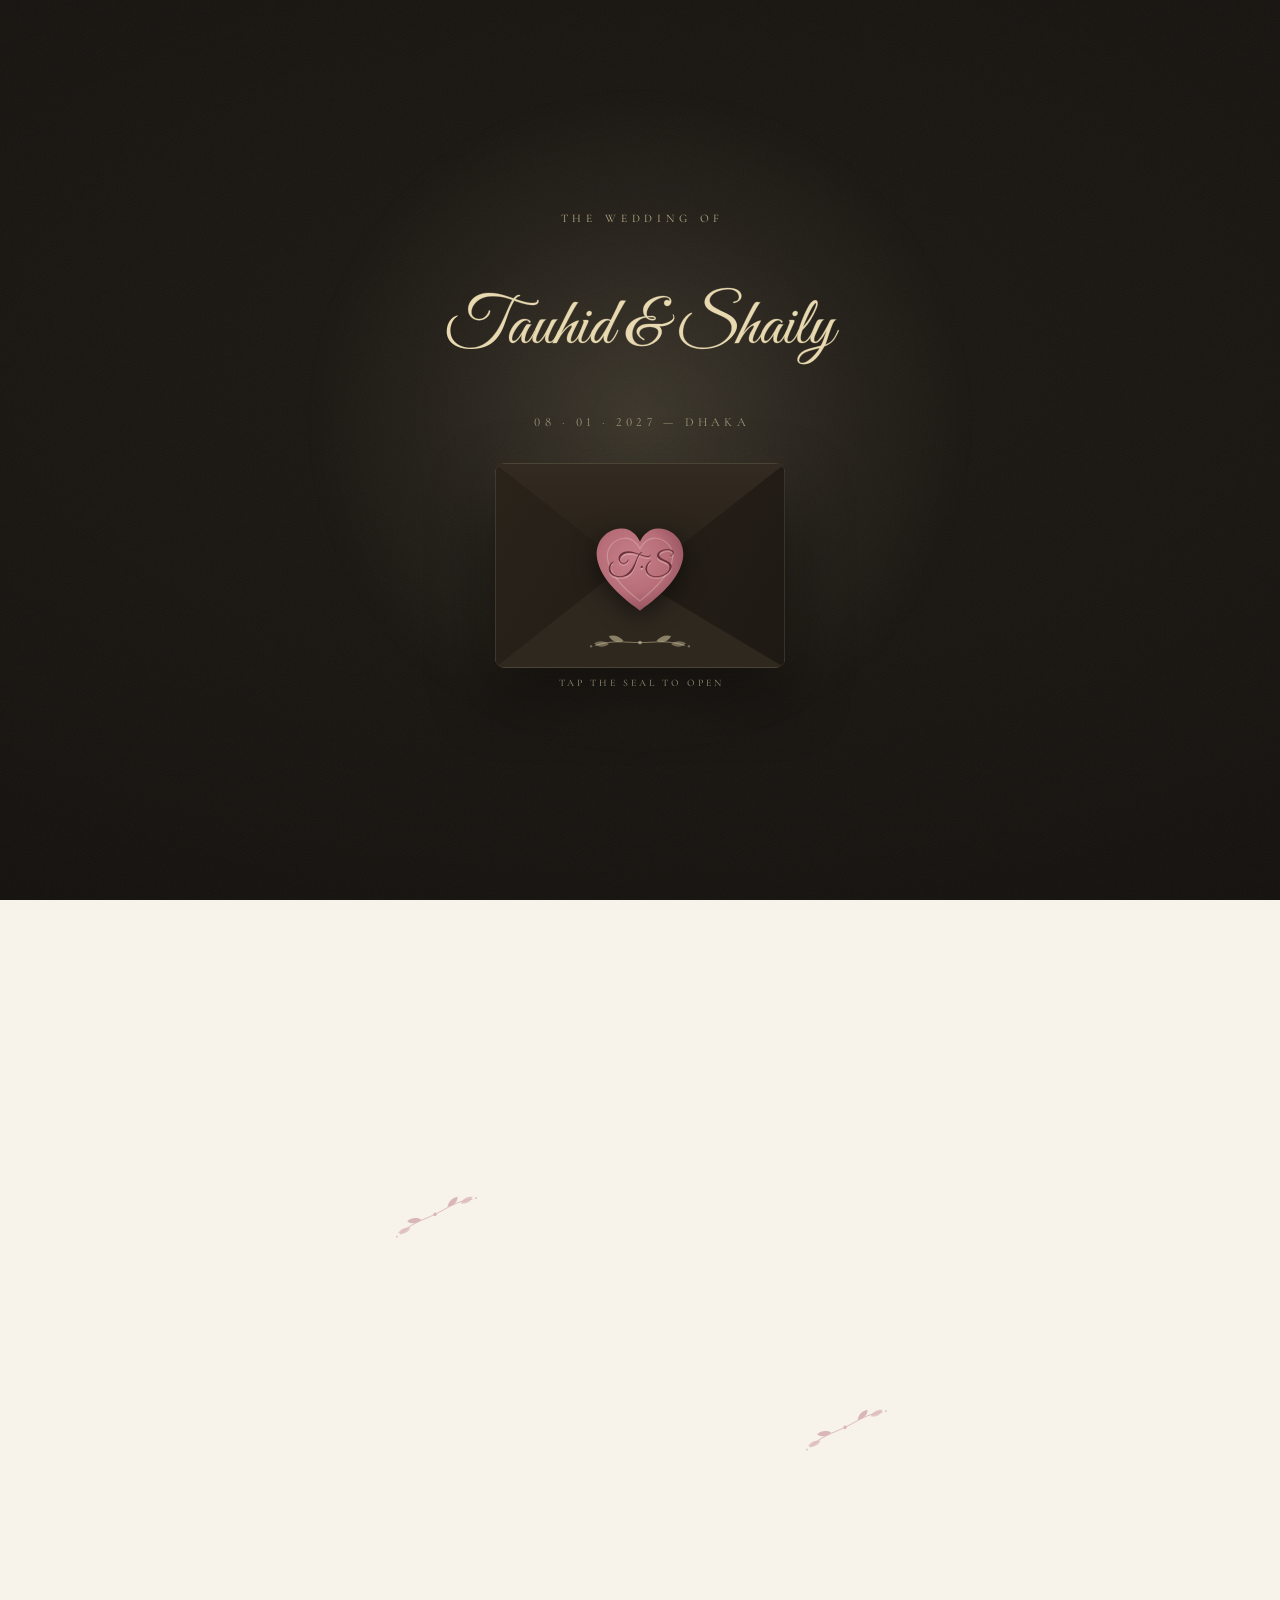
<file: index.html>
<!DOCTYPE html>
<html lang="en">
<head>
  <meta charset="UTF-8">
  <meta name="viewport" content="width=device-width, initial-scale=1.0, viewport-fit=cover">
  <title>Tauhid &amp; Shaily — Wedding Invitation</title>
  <meta name="description" content="With the blessings of our families — Friday, 8 January 2027, Dhaka. You are warmly invited.">
  <meta name="theme-color" content="#16130F">
  <meta name="robots" content="noindex"> <!-- private event: keep out of search engines; link previews unaffected -->

  <!-- ============================================================
       BASE URL — EDIT BEFORE DEPLOY
       User/root site (username.github.io):   keep href="/"
       Project site (username.github.io/repo): change to href="/repo-name/"
       ============================================================ -->
  <base href="/">

  <!-- ============================================================
       OPEN GRAPH / LINK PREVIEW (WhatsApp + Messenger) — EDIT BEFORE DEPLOY
       Replace https://tauhid-weds-shaily.github.io with the final site URL.
       og:image MUST stay an absolute URL.
       ============================================================ -->
  <meta property="og:title" content="Tauhid &amp; Shaily — Wedding Invitation">
  <meta property="og:description" content="With the blessings of our families, we invite you to celebrate with us. Friday, 8 January 2027 · Dhaka.">
  <meta property="og:image" content="https://tauhid-weds-shaily.github.io/assets/og-image.png">
  <meta property="og:image:width" content="1200">
  <meta property="og:image:height" content="630">
  <meta property="og:url" content="https://tauhid-weds-shaily.github.io/">
  <meta property="og:type" content="website">
  <meta property="og:site_name" content="Tauhid &amp; Shaily">
  <meta name="twitter:card" content="summary_large_image">

  <link rel="icon" href='data:image/svg+xml,<svg xmlns="http://www.w3.org/2000/svg" viewBox="0 0 64 64"><rect width="64" height="64" rx="14" fill="%23F7F3EB"/><text x="32" y="42" font-family="Georgia,serif" font-size="26" font-style="italic" text-anchor="middle" fill="%23B76E79">T·S</text></svg>'>

  <link rel="preconnect" href="https://fonts.googleapis.com">
  <link rel="preconnect" href="https://fonts.gstatic.com" crossorigin>
  <link href="https://fonts.googleapis.com/css2?family=Cormorant+Garamond:ital,wght@0,300;0,400;0,500;0,600;1,400;1,500&family=Great+Vibes&display=swap" rel="stylesheet">

  <link rel="stylesheet" href="style.css?v=8">
</head>
<body class="locked">

  <!-- Reusable floral sprig motif -->
  <svg width="0" height="0" style="position:absolute" aria-hidden="true">
    <defs>
      <g id="sprig-motif">
        <g fill="none" stroke="currentColor" stroke-width="1.2" stroke-linecap="round">
          <path d="M90 17 C 70 17 50 13 30 21"/>
          <path d="M90 17 C 110 17 130 13 150 21"/>
        </g>
        <g fill="currentColor">
          <path d="M68 15 C 63 8 55 6 48 8 C 51 15 60 18 68 15 Z"/>
          <path d="M48 19 C 42 14 34 14 28 18 C 33 24 42 24 48 19 Z" opacity="0.75"/>
          <path d="M112 15 C 117 8 125 6 132 8 C 129 15 120 18 112 15 Z"/>
          <path d="M132 19 C 138 14 146 14 152 18 C 147 24 138 24 132 19 Z" opacity="0.75"/>
          <circle cx="90" cy="17" r="2.6"/>
          <circle cx="24" cy="22" r="1.6" opacity="0.7"/>
          <circle cx="156" cy="22" r="1.6" opacity="0.7"/>
        </g>
      </g>
    </defs>
  </svg>

  <!-- ================= INTRO OVERLAY (Ink Reveal) ================= -->
  <div class="intro intro-ink" id="intro" aria-label="Invitation cover">
    <div class="intro-grain" aria-hidden="true"></div>
    <div class="intro-bloom" aria-hidden="true"></div>

    <div class="intro-stack">
      <p class="intro-eyebrow">The Wedding of</p>

      <svg class="ink-svg" viewBox="0 0 640 200" aria-hidden="true">
        <text id="ink-names" x="320" y="128" text-anchor="middle"></text>
      </svg>
      <h1 class="sr-only">Tauhid &amp; Shaily</h1>

      <p class="intro-date">08 · 01 · 2027 — Dhaka</p>

      <div class="envelope">
        <div class="env-back" aria-hidden="true"></div>
        <div class="env-card">
          <svg class="card-sprig" viewBox="0 0 180 34" aria-hidden="true"><use href="#sprig-motif"/></svg>
          <span class="card-text">You are invited</span>
          <span class="card-date">08 · 01 · 2027</span>
        </div>
        <div class="env-pocket" aria-hidden="true"><span class="env-fold"></span></div>
        <div class="env-flap" aria-hidden="true"></div>
        <button class="seal-btn" id="open-btn" type="button" aria-label="Open the invitation">
          <span class="seal-wax" aria-hidden="true"><svg viewBox="0 0 120 120" xmlns="http://www.w3.org/2000/svg">
            <defs>
              <radialGradient id="wax" cx="42%" cy="38%" r="72%">
                <stop offset="0%" stop-color="#C67F8A"/>
                <stop offset="55%" stop-color="#B76E79"/>
                <stop offset="100%" stop-color="#8A4B56"/>
              </radialGradient>
            </defs>
            <path d="M60 106 C 33 87 13 66 11 44 C 10 27 22 14 38 13 C 48 12 56 19 60 28 C 64 19 72 12 82 13 C 98 14 110 27 109 44 C 107 66 87 87 60 106 Z" fill="url(#wax)"/>
            <path d="M60 95 C 40 80 25 63 23 46 C 22 34 31 25 42 24 C 50 23 56 29 60 36 C 64 29 70 23 78 24 C 89 25 98 34 97 46 C 95 63 80 79 60 95 Z" fill="none" stroke="rgba(255,245,235,0.25)" stroke-width="1.3"/>
            <text x="60" y="66.5" text-anchor="middle" font-family="'Great Vibes', cursive" font-size="34" fill="rgba(255,235,225,0.3)">T·S</text>
            <text x="60" y="65" text-anchor="middle" font-family="'Great Vibes', cursive" font-size="34" fill="#6B313C">T·S</text>
          </svg></span>
        </button>
        <svg class="env-flourish" viewBox="0 0 180 34" aria-hidden="true"><use href="#sprig-motif"/></svg>
      </div>

      <p class="seal-hint">Tap the seal to open</p>
    </div>
  </div>

  <!-- ================= AMBIENT DUST ================= -->
  <canvas id="dust" aria-hidden="true"></canvas>

  <!-- ================= PAGE ================= -->
  <main id="page">

    <!-- Hero -->
    <section class="hero">
      <svg class="sprig reveal" viewBox="0 0 180 34" aria-hidden="true"><use href="#sprig-motif"/></svg>

      <p class="eyebrow reveal">By the grace of the Almighty and with the blessings of our parents</p>

      <h2 class="names reveal">
        <span class="n n-first">Kazi Tauhid Mokbul Hussain</span>
        <span class="amp">&amp;</span>
        <span class="n n-second">Sanjida Jahan Shaily</span>
      </h2>

      <div class="divider reveal" aria-hidden="true">
        <span class="line"></span><span class="diamond"></span><span class="line"></span>
      </div>

      <p class="date-line reveal">Friday · 8 January 2027 · 1:00&nbsp;PM</p>
      <p class="place-line reveal">Dhaka, Bangladesh</p>
    </section>

    <!-- Marquee band -->
    <div class="marquee" aria-hidden="true">
      <div class="marquee-track">
        <span class="marquee-run">Tauhid &amp; Shaily&emsp;·&emsp;08 . 01 . 2027&emsp;·&emsp;Dhaka&emsp;·&emsp;</span><span class="marquee-run">Tauhid &amp; Shaily&emsp;·&emsp;08 . 01 . 2027&emsp;·&emsp;Dhaka&emsp;·&emsp;</span>
      </div>
    </div>

    <!-- Countdown -->
    <section class="countdown-section">
      <span class="ghost-date reveal" aria-hidden="true">08·01·27</span>

      <!-- BEFORE the wedding: live countdown -->
      <div id="cd-before">
        <p class="section-label reveal">Until the day</p>
        <div class="countdown reveal" id="countdown" role="timer" aria-live="off">
          <div class="cd-unit"><span class="cd-num" id="cd-days">—</span><span class="cd-label">Days</span></div>
          <span class="cd-sep" aria-hidden="true"></span>
          <div class="cd-unit"><span class="cd-num" id="cd-hours">—</span><span class="cd-label">Hours</span></div>
          <span class="cd-sep" aria-hidden="true"></span>
          <div class="cd-unit"><span class="cd-num" id="cd-mins">—</span><span class="cd-label">Minutes</span></div>
          <span class="cd-sep" aria-hidden="true"></span>
          <div class="cd-unit"><span class="cd-num" id="cd-secs">—</span><span class="cd-label">Seconds</span></div>
        </div>
      </div>

      <!-- DURING the wedding (first 6 hours) -->
      <div id="cd-during" hidden>
        <p class="section-label reveal">This very moment</p>
        <p class="state-line reveal">By the grace of the Almighty,<br>our wedding is underway.</p>
        <p class="state-sub reveal">BGB Banquet Hall · Dhaka</p>
      </div>

      <!-- AFTER the wedding -->
      <div id="cd-after" hidden>
        <p class="section-label reveal">With grateful hearts</p>
        <p class="state-line reveal">Alhamdulillah —<br>we are married.</p>
        <p class="state-sub reveal">Friday, 8 January 2027 · Dhaka</p>
      </div>
    </section>

    <!-- Quote -->
    <section class="quote-section">
      <svg class="corner-sprig corner-tl" viewBox="0 0 180 34" aria-hidden="true"><use href="#sprig-motif"/></svg>
      <blockquote class="quote reveal">
        <p>“What is written finds its way.<br>We found ours.”</p>
      </blockquote>
      <svg class="corner-sprig corner-br" viewBox="0 0 180 34" aria-hidden="true"><use href="#sprig-motif"/></svg>
    </section>

    <!-- Venue / The Day -->
    <section class="event-section">
      <p class="section-label reveal">The Celebration</p>
      <div class="venue-arch reveal">
        <span class="arch-diamond" aria-hidden="true"></span>
        <svg class="arch-sprig arch-sprig-l" viewBox="0 0 180 34" aria-hidden="true"><use href="#sprig-motif"/></svg>
        <svg class="arch-sprig arch-sprig-r" viewBox="0 0 180 34" aria-hidden="true"><use href="#sprig-motif"/></svg>
        <h3 class="venue-name">BGB Banquet Hall</h3>
        <p class="venue-address">
          Shimanto Sombhar, 4th Floor<br>
          Dhaka 1205
        </p>
        <p class="venue-time">Friday, 8 January 2027<br>1:00 PM</p>
      </div>

      <div class="actions reveal">
        <a class="btn btn-solid" id="directions-btn"
           href="https://www.google.com/maps/search/?api=1&amp;query=BGB%20Banquet%20Hall%2C%20Shimanto%20Sombhar%2C%20Road%202%2C%20Dhaka%201205"
           target="_blank" rel="noopener">Get Directions</a>
        <button class="btn btn-ghost" id="calendar-btn" type="button">Add to Calendar</button>
      </div>
    </section>

    <!-- Closing -->
    <section class="closing">
      <div class="divider reveal" aria-hidden="true">
        <span class="line"></span><span class="diamond"></span><span class="line"></span>
      </div>

      <!-- Caricature slot (secondary plan): drop an <img> here later.
           Suggested: <img class="caricature" src="assets/caricature.png" alt="An illustration of Tauhid and Shaily"> -->
      <div id="caricature-slot"></div>

      <p class="closing-line reveal" id="closing-line">We would be honoured to have you with us<br>as our story begins.</p>
      <svg class="sprig reveal" viewBox="0 0 180 34" aria-hidden="true"><use href="#sprig-motif"/></svg>
      <p class="signoff-label reveal">With love and gratitude,</p>
      <p class="signoff reveal">Tauhid &amp; Shaily</p>
      <p class="signoff-families reveal">and our families</p>

      <p class="monogram-footer reveal" aria-hidden="true">T·S</p>
    </section>

  </main>

  <script src="script.js?v=4"></script>
</body>
</html>
</file>
<file: style.css>
/* ============================================================
   Tauhid & Shaily — Wedding Invitation
   Palette: ivory paper, charcoal ink, dusty rose, champagne (intro)
   ============================================================ */

:root {
  --ivory: #F7F3EB;
  --ivory-deep: #F1EBDF;
  --ink: #2B2B2B;
  --ink-soft: rgba(43, 43, 43, 0.66);
  --rose: #B76E79;
  --rose-deep: #9E5A65;
  --rose-soft: rgba(183, 110, 121, 0.35);
  --night: #16130F;
  --champagne: #E8D9B0;
  --hairline: rgba(43, 43, 43, 0.18);

  --serif: "Cormorant Garamond", Georgia, serif;
  --script: "Great Vibes", cursive;
}

* { margin: 0; padding: 0; box-sizing: border-box; }

html { scroll-behavior: smooth; }

body {
  font-family: var(--serif);
  font-weight: 400;
  color: var(--ink);
  background-color: var(--ivory);
  -webkit-font-smoothing: antialiased;
  overflow-x: hidden;
}

/* Paper grain over the whole page (SVG noise, tiny) */
body::before {
  content: "";
  position: fixed;
  inset: 0;
  z-index: 1;
  pointer-events: none;
  opacity: 0.05;
  background-image: url('data:image/svg+xml,<svg xmlns="http://www.w3.org/2000/svg" width="180" height="180"><filter id="n"><feTurbulence type="fractalNoise" baseFrequency="0.9" numOctaves="2" stitchTiles="stitch"/></filter><rect width="180" height="180" filter="url(%23n)" opacity="0.6"/></svg>');
}

body.locked { overflow: hidden; height: 100dvh; }

.sr-only {
  position: absolute;
  width: 1px; height: 1px;
  margin: -1px; padding: 0;
  overflow: hidden;
  clip: rect(0 0 0 0);
  white-space: nowrap; border: 0;
}

/* ============================================================
   INTRO OVERLAY — the Ink Reveal
   ============================================================ */

.intro {
  position: fixed;
  inset: 0;
  z-index: 50;
  display: grid;
  place-items: center;
  background: radial-gradient(120% 90% at 50% 40%, #1C1813 0%, var(--night) 62%, #0F0D0A 100%);
  transition: opacity 1.2s cubic-bezier(0.4, 0, 0.2, 1),
              transform 1.2s cubic-bezier(0.4, 0, 0.2, 1),
              visibility 0s linear 1.2s;
}

.intro.open {
  opacity: 0;
  transform: translateY(-4%) scale(1.015);
  visibility: hidden;
  pointer-events: none;
}

.intro-grain {
  position: absolute;
  inset: 0;
  opacity: 0.07;
  pointer-events: none;
  background-image: url('data:image/svg+xml,<svg xmlns="http://www.w3.org/2000/svg" width="160" height="160"><filter id="n"><feTurbulence type="fractalNoise" baseFrequency="0.85" numOctaves="2" stitchTiles="stitch"/></filter><rect width="160" height="160" filter="url(%23n)" opacity="0.7"/></svg>');
}

.intro-bloom {
  position: absolute;
  top: 50%; left: 50%;
  width: 78vmin; height: 78vmin;
  transform: translate(-50%, -54%) scale(0.55);
  border-radius: 50%;
  background: radial-gradient(circle, rgba(232, 217, 176, 0.16) 0%, rgba(232, 217, 176, 0.05) 42%, transparent 68%);
  opacity: 0;
  pointer-events: none;
}

.intro.ready .intro-bloom {
  animation: bloom 2.8s cubic-bezier(0.25, 0, 0.2, 1) 1.4s forwards;
}

@keyframes bloom {
  to { opacity: 1; transform: translate(-50%, -54%) scale(1); }
}

.intro-stack {
  position: relative;
  display: flex;
  flex-direction: column;
  align-items: center;
  gap: 0.6rem;
  padding: 0 1.5rem;
  width: 100%;
  max-width: 40rem;
}

.intro-eyebrow {
  font-size: 0.72rem;
  letter-spacing: 0.42em;
  text-indent: 0.42em; /* balances the letter-spacing for true centering */
  text-transform: uppercase;
  color: rgba(232, 217, 176, 0.75);
  opacity: 0;
}

.intro.ready .intro-eyebrow {
  animation: rise-in 1.2s ease-out 0.2s forwards;
}

.ink-svg {
  width: min(92vw, 34rem);
  height: auto;
  overflow: visible;
}

#ink-names {
  font-family: var(--script);
  font-size: 78px;
}

.ink-letter {
  fill: var(--champagne);
  fill-opacity: 0;
  stroke: var(--champagne);
  stroke-width: 0.9;
  stroke-dasharray: 360;
  stroke-dashoffset: 360;
}

.intro.ready .ink-letter {
  animation: ink-draw 1.7s cubic-bezier(0.45, 0, 0.25, 1) forwards;
  animation-delay: calc(0.55s + var(--i) * 0.11s);
}

@keyframes ink-draw {
  0%   { stroke-dashoffset: 360; fill-opacity: 0; stroke-opacity: 1; }
  55%  { stroke-dashoffset: 0;   fill-opacity: 0; }
  100% { stroke-dashoffset: 0;   fill-opacity: 1; stroke-opacity: 0.3; }
}

.intro-date {
  font-size: 0.78rem;
  letter-spacing: 0.34em;
  text-indent: 0.34em;
  text-transform: uppercase;
  color: rgba(232, 217, 176, 0.6);
  opacity: 0;
}

.intro.ready .intro-date {
  animation: rise-in 1.2s ease-out 3s forwards;
}

/* delays for the envelope/seal entrance (overridden per intro variant) */
.intro { --env-delay: 0.55s; --hint-delay: 1.1s; }

.intro-ink { --env-delay: 3.3s; --hint-delay: 4s; }

.intro-ink .envelope {
  width: min(66vw, 290px);
  margin-top: 1.5rem;
}

.intro-ink .seal-hint { color: rgba(232, 217, 176, 0.55); }

@keyframes rise-in {
  from { opacity: 0; transform: translateY(18px); }
  to   { opacity: 1; transform: translateY(0); }
}

/* ============================================================
   AMBIENT DUST
   ============================================================ */

#dust {
  position: fixed;
  inset: 0;
  z-index: 0;
  pointer-events: none;
}

/* ============================================================
   PAGE
   ============================================================ */

#page {
  position: relative;
  z-index: 2;
  max-width: 36rem;
  margin: 0 auto;
  padding: 0 1.75rem;
}

section { padding: 5.5rem 0; text-align: center; }

/* --- shared bits --- */

.section-label {
  font-size: 0.76rem;
  font-weight: 500;
  letter-spacing: 0.34em;
  text-indent: 0.34em;
  text-transform: uppercase;
  color: var(--rose);
  margin-bottom: 2.2rem;
}

.divider {
  display: flex;
  align-items: center;
  justify-content: center;
  gap: 0.9rem;
  margin: 2.4rem auto;
  max-width: 15rem;
}

.divider .line {
  flex: 1;
  height: 1px;
  background: var(--hairline);
}

.divider .diamond {
  width: 7px; height: 7px;
  background: var(--rose);
  transform: rotate(45deg);
  opacity: 0.75;
}

/* --- hero --- */

.hero {
  min-height: min(92svh, 48rem);
  display: flex;
  flex-direction: column;
  justify-content: center;
  padding-top: 4rem;
}

.eyebrow {
  font-size: 0.78rem;
  font-weight: 500;
  letter-spacing: 0.26em;
  text-indent: 0.26em;
  text-wrap: balance;
  max-width: 21rem;
  margin-left: auto;
  margin-right: auto;
  text-transform: uppercase;
  line-height: 2.1;
  color: var(--ink-soft);
  margin-bottom: 2.2rem;
}

.names {
  display: flex;
  flex-direction: column;
  align-items: center;
  font-family: var(--script);
  font-size: clamp(1.55rem, 6.6vw, 2.4rem);
  font-weight: 400;
  line-height: 1.32;
  letter-spacing: 0.01em;
}

.names .n {
  display: block;
  white-space: nowrap;
}

.names .amp {
  font-family: var(--script);
  font-weight: 400;
  font-size: 0.72em;
  line-height: 1;
  color: var(--rose);
  margin: -0.06em 0;
  position: relative;
  z-index: 1;
}

/* slow sheen sweeping across the rose script names */
.names .n { color: var(--rose-deep); }

@supports (-webkit-background-clip: text) {
  .names .n {
    background-image: linear-gradient(110deg,
      var(--rose-deep) 42%, #D9A0A8 50%, var(--rose-deep) 58%);
    background-size: 260% 100%;
    background-position: 130% 0;
    -webkit-background-clip: text;
    background-clip: text;
    -webkit-text-fill-color: transparent;
    animation: sheen 9s ease-in-out 2s infinite;
  }
  .names .n-second { animation-delay: 2.4s; }
}

@keyframes sheen {
  0%   { background-position: 130% 0; }
  32%  { background-position: -50% 0; }
  100% { background-position: -50% 0; }
}

/* --- floral sprig --- */

.sprig {
  display: block;
  width: min(46vw, 11rem);
  height: auto;
  margin: 0 auto 1.8rem;
  color: var(--rose);
  opacity: 0.85;
}

.closing .sprig { margin: 0.4rem auto 2.2rem; }

/* --- marquee band --- */

.marquee {
  width: 100vw;
  margin-left: calc(50% - 50vw);
  overflow: hidden;
  border-top: 1px solid var(--hairline);
  border-bottom: 1px solid var(--hairline);
  padding: 0.9rem 0;
}

.marquee-track {
  display: inline-flex;
  white-space: nowrap;
  animation: marquee 30s linear infinite;
}

.marquee-run {
  font-size: 0.7rem;
  font-weight: 500;
  letter-spacing: 0.32em;
  text-transform: uppercase;
  color: var(--rose);
}

@keyframes marquee {
  to { transform: translateX(-50%); }
}

.date-line,
.venue-time,
.marquee-run,
.intro-date {
  font-variant-numeric: lining-nums;
  font-feature-settings: "lnum" 1;
}

.date-line {
  font-size: 0.92rem;
  font-weight: 500;
  letter-spacing: 0.2em;
  text-indent: 0.2em;
  text-wrap: balance;
  text-transform: uppercase;
  color: var(--ink);
}

.place-line {
  font-size: 0.8rem;
  letter-spacing: 0.3em;
  text-indent: 0.3em;
  text-transform: uppercase;
  color: var(--ink-soft);
  margin-top: 0.9rem;
}

/* --- countdown --- */

.countdown-section { padding-top: 3rem; }

.ghost-date {
  display: block;
  font-size: clamp(4.4rem, 20vw, 6.8rem);
  font-weight: 400;
  font-style: italic;
  line-height: 1;
  letter-spacing: 0.04em;
  font-variant-numeric: lining-nums;
  font-feature-settings: "lnum" 1;
  color: rgba(183, 110, 121, 0.3);
  margin-bottom: 0.6rem;
  pointer-events: none;
  user-select: none;
}

/* label sits with the countdown it introduces, not the ghost numerals */
.countdown-section .section-label { margin-bottom: 1.3rem; }

.countdown {
  display: flex;
  align-items: flex-start;
  justify-content: center;
  gap: clamp(0.7rem, 3.5vw, 1.6rem);
}

.cd-unit {
  display: flex;
  flex-direction: column;
  align-items: center;
  gap: 0.5rem;
  min-width: 3.2rem;
}

.cd-num {
  font-size: clamp(2.1rem, 9vw, 3rem);
  font-weight: 300;
  line-height: 1;
  /* lining figures: uniform-height digits (Cormorant defaults to old-style) */
  font-variant-numeric: lining-nums tabular-nums;
  font-feature-settings: "lnum" 1, "tnum" 1;
}

.cd-num.tick { animation: num-tick 0.5s ease-out; }

/* soft crossfade only — no movement, so the countdown never shakes */
@keyframes num-tick {
  0%   { opacity: 0.35; }
  100% { opacity: 1; }
}

.cd-label {
  font-size: 0.66rem;
  font-weight: 500;
  letter-spacing: 0.24em;
  text-indent: 0.24em;
  text-transform: uppercase;
  color: var(--ink-soft);
}

.cd-sep {
  width: 1px;
  align-self: stretch;
  background: var(--hairline);
  margin-top: 0.3rem;
  margin-bottom: 1.2rem;
}

/* during/after wedding states */
.state-line {
  font-style: italic;
  font-size: clamp(1.4rem, 5.8vw, 1.7rem);
  line-height: 1.6;
  color: var(--rose-deep);
}

.state-sub {
  font-size: 0.76rem;
  font-weight: 500;
  letter-spacing: 0.24em;
  text-indent: 0.24em;
  text-transform: uppercase;
  color: var(--ink-soft);
  margin-top: 1.4rem;
  font-variant-numeric: lining-nums;
  font-feature-settings: "lnum" 1;
}

/* once the wedding is over, directions/calendar no longer apply */
body.post-wedding .event-section { display: none; }

/* --- quote --- */

.quote-section {
  position: relative;
  padding: 4.5rem 0;
}

.corner-sprig {
  position: absolute;
  width: min(28vw, 7.5rem);
  height: auto;
  color: var(--rose);
  opacity: 0.45;
  pointer-events: none;
}

.corner-tl { top: 1.6rem; left: -0.3rem; transform: rotate(-26deg); }
.corner-br { bottom: 1.6rem; right: -0.3rem; transform: rotate(-26deg); }

.quote p {
  font-style: italic;
  font-weight: 400;
  font-size: clamp(1.45rem, 6vw, 1.8rem);
  line-height: 1.65;
  color: var(--ink);
}

.quote::before {
  content: "“";
  display: block;
  font-family: var(--script);
  font-size: 3.4rem;
  line-height: 0.6;
  color: var(--rose-soft);
  margin-bottom: 1rem;
}

/* --- event / venue --- */

.venue-arch {
  position: relative;
  max-width: 21rem;
  margin: 0 auto 2.8rem;
  padding: 3.8rem 2.1rem 2.8rem;
  border: 1px solid rgba(183, 110, 121, 0.38);
  border-radius: 999px 999px 16px 16px;
}

.venue-arch::before {
  content: "";
  position: absolute;
  inset: 9px;
  border: 1px solid rgba(43, 43, 43, 0.1);
  border-radius: 999px 999px 11px 11px;
  pointer-events: none;
}

.arch-sprig {
  position: absolute;
  top: 9%;
  width: 30%;
  height: auto;
  color: var(--rose);
  opacity: 0.5;
  pointer-events: none;
}

.arch-sprig-l { left: 7%; transform: rotate(-22deg); }
.arch-sprig-r { right: 7%; transform: rotate(22deg); }

.arch-diamond {
  position: absolute;
  top: 1.7rem;
  left: 50%;
  width: 7px; height: 7px;
  background: var(--rose);
  transform: translateX(-50%) rotate(45deg);
  opacity: 0.75;
}

.venue-name {
  font-size: clamp(1.55rem, 6.6vw, 2.1rem);
  font-weight: 500;
  margin-bottom: 1.2rem;
}

.venue-address {
  font-style: italic;
  font-size: 1.15rem;
  line-height: 1.8;
  color: var(--ink-soft);
  margin-bottom: 1.4rem;
}

.venue-time {
  font-size: 0.86rem;
  font-weight: 500;
  letter-spacing: 0.24em;
  text-indent: 0.24em;
  text-transform: uppercase;
}

.actions {
  display: flex;
  flex-wrap: wrap;
  justify-content: center;
  gap: 1rem;
}

.btn {
  font-family: var(--serif);
  font-size: 0.8rem;
  font-weight: 600;
  letter-spacing: 0.24em;
  text-indent: 0.24em;
  text-transform: uppercase;
  text-decoration: none;
  border-radius: 999px;
  padding: 1rem 2rem;
  cursor: pointer;
  transition: background-color 0.35s ease, color 0.35s ease, border-color 0.35s ease;
}

.btn:focus-visible {
  outline: 2px solid var(--rose);
  outline-offset: 4px;
}

.btn-solid {
  background: var(--rose);
  color: #FDFBF7;
  border: 1px solid var(--rose);
}

.btn-solid:hover { background: var(--rose-deep); border-color: var(--rose-deep); }

.btn-ghost {
  background: transparent;
  color: var(--rose-deep);
  border: 1px solid var(--rose-soft);
}

.btn-ghost:hover { border-color: var(--rose); background: rgba(183, 110, 121, 0.06); }

/* --- closing --- */

.closing { padding-bottom: 5.5rem; }

.caricature {
  display: block;
  max-width: min(70%, 15rem);
  margin: 0 auto 2.5rem;
}

.closing-line {
  font-style: italic;
  font-size: 1.3rem;
  line-height: 1.7;
  color: var(--ink-soft);
  margin-bottom: 3rem;
}

.signoff-label {
  font-size: 0.78rem;
  letter-spacing: 0.28em;
  text-indent: 0.28em;
  text-transform: uppercase;
  color: var(--ink-soft);
  margin-bottom: 1.1rem;
}

.signoff {
  font-family: var(--script);
  font-size: clamp(2.5rem, 10.5vw, 3.3rem);
  color: var(--rose-deep);
  line-height: 1.2;
}

.signoff-families {
  font-style: italic;
  font-size: 1.1rem;
  color: var(--ink-soft);
  margin-top: 0.5rem;
}

.monogram-footer {
  margin-top: 5rem;
  font-family: var(--script);
  font-size: 1.7rem;
  letter-spacing: 0.04em;
  color: var(--rose);
  opacity: 0.65;
}

/* ============================================================
   WAX SEAL INTRO (seal.html variant)
   ============================================================ */

.intro-seal {
  background: radial-gradient(120% 90% at 50% 35%, #F7F1E5 0%, #EEE5D2 60%, #E2D5BD 100%);
}

.intro-seal .intro-grain { opacity: 0.05; }

.seal-stack {
  position: relative;
  display: flex;
  flex-direction: column;
  align-items: center;
  gap: 1.5rem;
  padding: 0 1.5rem;
}

.intro-seal .intro-eyebrow { color: rgba(43, 43, 43, 0.55); }

.seal-names {
  font-size: 1.35rem;
  font-weight: 500;
  letter-spacing: 0.3em;
  text-indent: 0.3em;
  text-transform: uppercase;
  color: var(--ink);
  opacity: 0;
}

.intro-seal.ready .seal-names {
  animation: rise-in 1.1s ease-out 0.35s forwards;
}

.envelope {
  position: relative;
  width: min(80vw, 350px);
  aspect-ratio: 1.42;
  perspective: 1000px;
  opacity: 0;
  margin-top: 0.6rem;
}

.intro.ready .envelope {
  animation: rise-in 1.2s ease-out var(--env-delay) forwards,
             env-float 5.5s ease-in-out calc(var(--env-delay) + 1.3s) infinite;
}

/* while cracking: stop the float and pin the envelope fully visible,
   even if the entrance animation hadn't finished yet */
.intro.cracking .envelope {
  animation: none;
  opacity: 1;
  transform: none;
}

@keyframes env-float {
  0%, 100% { transform: translateY(0); }
  50%      { transform: translateY(-7px); }
}

/* midnight envelope: dark paper, champagne hairline edges */
.env-back {
  position: absolute;
  inset: 0;
  background: linear-gradient(160deg, #2C251C, #1B1712);
  border: 1px solid rgba(232, 217, 176, 0.35);
  border-radius: 10px;
  box-shadow: 0 26px 60px rgba(0, 0, 0, 0.55),
              0 0 46px rgba(232, 217, 176, 0.06);
}

/* paper grain on the envelope */
.env-back::after {
  content: "";
  position: absolute;
  inset: 0;
  border-radius: 10px;
  opacity: 0.09;
  pointer-events: none;
  background-image: url('data:image/svg+xml,<svg xmlns="http://www.w3.org/2000/svg" width="140" height="140"><filter id="n"><feTurbulence type="fractalNoise" baseFrequency="0.9" numOctaves="2" stitchTiles="stitch"/></filter><rect width="140" height="140" filter="url(%23n)" opacity="0.7"/></svg>');
}

/* side folds of the envelope pocket */
.env-pocket {
  position: absolute;
  inset: 0;
  border-radius: 10px;
  overflow: hidden;
  z-index: 1;
}

.env-pocket::before,
.env-pocket::after {
  content: "";
  position: absolute;
  inset: 0;
  background: linear-gradient(120deg, #2A231A, #1E1913);
  box-shadow: inset 0 0 0 1px rgba(232, 217, 176, 0.12);
}

.env-pocket::before { clip-path: polygon(0 0, 52% 56%, 0 100%); }
.env-pocket::after  { clip-path: polygon(100% 0, 48% 56%, 100% 100%); }

/* bottom fold — covers the card's lower half like a real envelope */
.env-fold {
  position: absolute;
  inset: 0;
  background: linear-gradient(0deg, #2F281F 30%, #231D16);
  clip-path: polygon(0 100%, 100% 100%, 50% 44%);
  box-shadow: inset 0 0 0 1px rgba(232, 217, 176, 0.1);
}

/* the parchment card inside — a small designed card, not blank paper */
.env-card {
  position: absolute;
  left: 6%; right: 6%;
  top: 9%; bottom: 15%;
  background: linear-gradient(175deg, #EDE4D0, #DFD4BC);
  border: 1px solid rgba(232, 217, 176, 0.4);
  border-radius: 7px;
  box-shadow: 0 6px 18px rgba(0, 0, 0, 0.35);
  display: flex;
  flex-direction: column;
  align-items: center;
  justify-content: center;
  gap: 0.55rem;
  transition: transform 1.3s cubic-bezier(0.25, 0, 0.2, 1) 1.1s,
              box-shadow 1.3s ease 1.1s;
}

.card-sprig {
  width: 42%;
  height: auto;
  color: var(--rose);
  opacity: 0.8;
}

.card-text {
  font-size: 0.66rem;
  font-weight: 600;
  letter-spacing: 0.3em;
  text-indent: 0.3em;
  text-transform: uppercase;
  color: #7C4650;
}

.card-date {
  font-size: 0.58rem;
  font-weight: 500;
  letter-spacing: 0.26em;
  text-indent: 0.26em;
  color: rgba(124, 70, 80, 0.75);
  font-variant-numeric: lining-nums;
  font-feature-settings: "lnum" 1;
}

/* champagne flourish on the envelope front */
.env-flourish {
  position: absolute;
  left: 50%;
  bottom: 6%;
  width: 46%;
  transform: translateX(-50%);
  z-index: 2;
  color: rgba(232, 217, 176, 0.5);
  pointer-events: none;
}

.env-flap {
  position: absolute;
  top: 0; left: 0; right: 0;
  height: 56%;
  background: linear-gradient(180deg, #332B21, #251F17);
  clip-path: polygon(0 0, 100% 0, 50% 100%);
  transform-origin: 50% 0;
  z-index: 2;
  transition: transform 1s cubic-bezier(0.4, 0, 0.2, 1) 0.5s;
}

.seal-btn {
  position: absolute;
  left: 50%; top: 52%;
  width: 106px; height: 106px;
  transform: translate(-50%, -50%);
  background: none;
  border: none;
  padding: 0;
  cursor: pointer;
  z-index: 3;
  -webkit-tap-highlight-color: transparent;
}

.seal-btn:focus-visible {
  outline: 2px solid var(--rose);
  outline-offset: 6px;
  border-radius: 50%;
}

.seal-wax { position: absolute; inset: 0; display: block; }

.seal-wax svg {
  width: 100%;
  height: 100%;
  filter: drop-shadow(0 7px 12px rgba(0, 0, 0, 0.5));
}

/* the wax gently dissolves away — no breaking hearts at a wedding */
.seal-wax {
  transition: opacity 1.1s ease,
              transform 1.25s cubic-bezier(0.4, 0, 0.2, 1),
              filter 1.1s ease;
}

.intro.cracking .seal-wax {
  opacity: 0;
  transform: scale(1.16);
  filter: blur(7px) brightness(1.7) saturate(1.15); /* warms as it melts */
}

/* soft champagne bloom radiating out as the wax dissolves */
.seal-btn::after {
  content: "";
  position: absolute;
  inset: -60%;
  border-radius: 50%;
  background: radial-gradient(circle,
    rgba(242, 205, 165, 0.5) 0%,
    rgba(232, 217, 176, 0.22) 42%,
    transparent 70%);
  opacity: 0;
  transform: scale(0.6);
  pointer-events: none;
}

.intro.cracking .seal-btn::after {
  animation: seal-glow 1.7s ease-out forwards;
}

@keyframes seal-glow {
  0%   { opacity: 0; transform: scale(0.6); }
  30%  { opacity: 1; }
  100% { opacity: 0; transform: scale(1.6); }
}

.intro.cracking .env-flap { transform: rotateX(-168deg); }
.intro.cracking .seal-btn { pointer-events: none; }

/* card slides fully out of the pocket and floats above the envelope,
   whole and readable — never cut by the envelope edge */
.intro.cracking .env-card {
  z-index: 1; /* under the folds while sliding out, over the opened flap after */
  transform: translateY(-116%) scale(1.05);
  box-shadow: 0 18px 44px rgba(0, 0, 0, 0.55);
}

/* opened flap drops behind once the card is on its way up */
.intro.cracking .env-flap {
  animation: flap-drop 0.02s linear 1.2s forwards;
}

@keyframes flap-drop {
  from { z-index: 2; }
  to   { z-index: 0; }
}

.seal-hint {
  font-size: 0.62rem;
  font-weight: 500;
  letter-spacing: 0.3em;
  text-indent: 0.3em;
  text-transform: uppercase;
  color: rgba(43, 43, 43, 0.5);
  opacity: 0;
}

.intro.ready .seal-hint {
  animation: rise-in 1.2s ease-out var(--hint-delay) forwards,
             hint-pulse 2.6s ease-in-out calc(var(--hint-delay) + 1.6s) infinite;
}

@keyframes hint-pulse {
  50% { opacity: 0.4; }
}

/* ============================================================
   SCROLL REVEALS
   ============================================================ */

.reveal {
  opacity: 0;
  transform: translateY(26px);
  transition: opacity 1.1s cubic-bezier(0.25, 0, 0.2, 1),
              transform 1.1s cubic-bezier(0.25, 0, 0.2, 1);
  transition-delay: var(--reveal-delay, 0s);
}

.reveal.in {
  opacity: 1;
  transform: translateY(0);
}

/* ============================================================
   REDUCED MOTION
   ============================================================ */

@media (prefers-reduced-motion: reduce) {
  html { scroll-behavior: auto; }

  #dust { display: none; }

  .intro { transition: opacity 0.5s ease, visibility 0s linear 0.5s; }
  .intro.open { transform: none; }

  .intro.ready .intro-eyebrow,
  .intro.ready .intro-date,
  .intro.ready .intro-bloom {
    animation: none;
    opacity: 1;
  }
  .intro-bloom { transform: translate(-50%, -54%) scale(1); }

  .intro.ready .ink-letter {
    animation: none;
    fill-opacity: 1;
    stroke-opacity: 0.3;
    stroke-dashoffset: 0;
  }

  .reveal {
    transform: none;
    transition: opacity 0.6s ease;
  }

  .marquee-track {
    animation: none;
    width: 100%;
    justify-content: center;
  }

  .names .n { animation: none; }

  .intro-seal.ready .seal-names,
  .intro.ready .envelope,
  .intro.ready .seal-hint {
    animation: none;
    opacity: 1;
  }

  .cd-num.tick { animation: none; }
}
</file>
